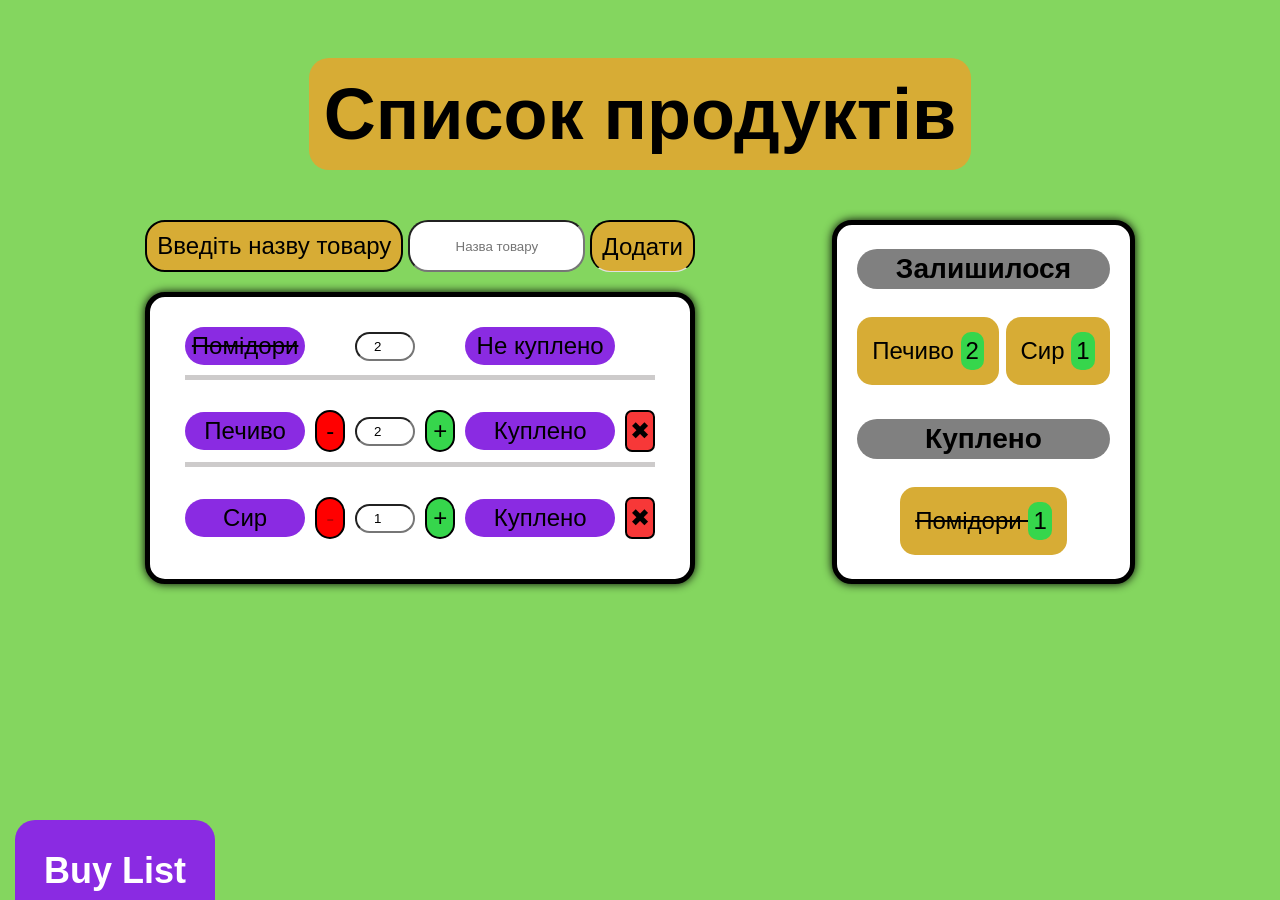
<file: HomeWork/HW1/index.html>
<!doctype html>
<html>
  <head lang="uk">
    <meta charset="UTF-8" />
    <title>Buy List</title>

    <link rel="stylesheet" type="text/css" href="main.css" />
  </head>
  <body>
    <main>
      <!--Headline-->
      <h1>Список продуктів</h1>
      <!--content without headline -->
      <div class="content-without-headline">
        <!--search input with product list -->
        <div class="search-with-product-list">
          <!--input form -->
          <form class="search" action="/add">
            <!--label-->
            <label for="add_product">Введіть назву товару</label>
            <!--input-->
            <input
              class="input_field"
              type="text"
              id="add_product"
              name="add_product"
              placeholder="Назва товару"
              maxlength="50"
              required
            />
            <!--button-->
            <button
              type="submit"
              class="add_product_button tooltip"
              data-tooltips="Додати"
            >
              Додати
            </button>
          </form>

          <!-- article product list-->
          <article class="product-list">
            <!--first product -->
            <article class="not-bought-product">
              <span class="product-name crossed-out-text">Помідори</span>
              <input
                class="amount-of-product"
                type="number"
                min="1"
                max="100"
                value="2"
                required
              />
              <span class="status">Не куплено</span>
            </article>
            <!--secord product -->
            <article class="bought-product">
              <span class="product-name">Печиво</span>
              <button class="minus-button tooltip" data-tooltips="Зменшити">
                -
              </button>
              <input
                class="amount-of-product"
                type="number"
                min="1"
                max="100"
                value="2"
                required
              />
              <button class="plus-button tooltip" data-tooltips="Збільшити">
                +
              </button>
              <span class="status">Куплено</span>
              <button
                class="cancel-button tooltip"
                type="button"
                data-tooltips="Видалити"
              >
                <span>&#10006;</span>
              </button>
            </article>
            <!--third product -->
            <article class="bought-product">
              <span class="product-name">Сир</span>

              <button
                class="minus-button tooltip"
                data-tooltips="Зменшити"
                disabled
              >
                -
              </button>
              <input
                class="amount-of-product"
                type="number"
                min="1"
                max="100"
                value="1"
                required
              />
              <button class="plus-button tooltip" data-tooltips="Збільшити">
                +
              </button>
              <span class="status">Куплено</span>
              <button
                class="cancel-button tooltip"
                type="button"
                data-tooltips="Видалити"
              >
                <span>&#10006;</span>
              </button>
            </article>
          </article>
        </div>

        <!-- Status purchase-->
        <article class="status-purchase">
          <article class="remained">
            <h3 class="remainder-h3">Залишилося</h3>
            <span class="product-item">
              Печиво
              <span class="amount">2</span>
            </span>
            <span class="product-item">
              Сир
              <span class="amount">1</span>
            </span>
          </article>
          <article>
            <h3 class="purchased-h3">Куплено</h3>
            <span class="product-item crossed-out-text">
              Помідори
              <span class="amount">1</span>
            </span>
          </article>
        </article>
      </div>
    </main>
    <!-- Badge-->
    <div class="badge">
      <h2 class="title-of-badge">Buy List</h2>
      <p class="created-by">Created by:</p>
      <h3 class="author">Bohdan Kravchuk</h3>
    </div>
  </body>
</html>
</file>
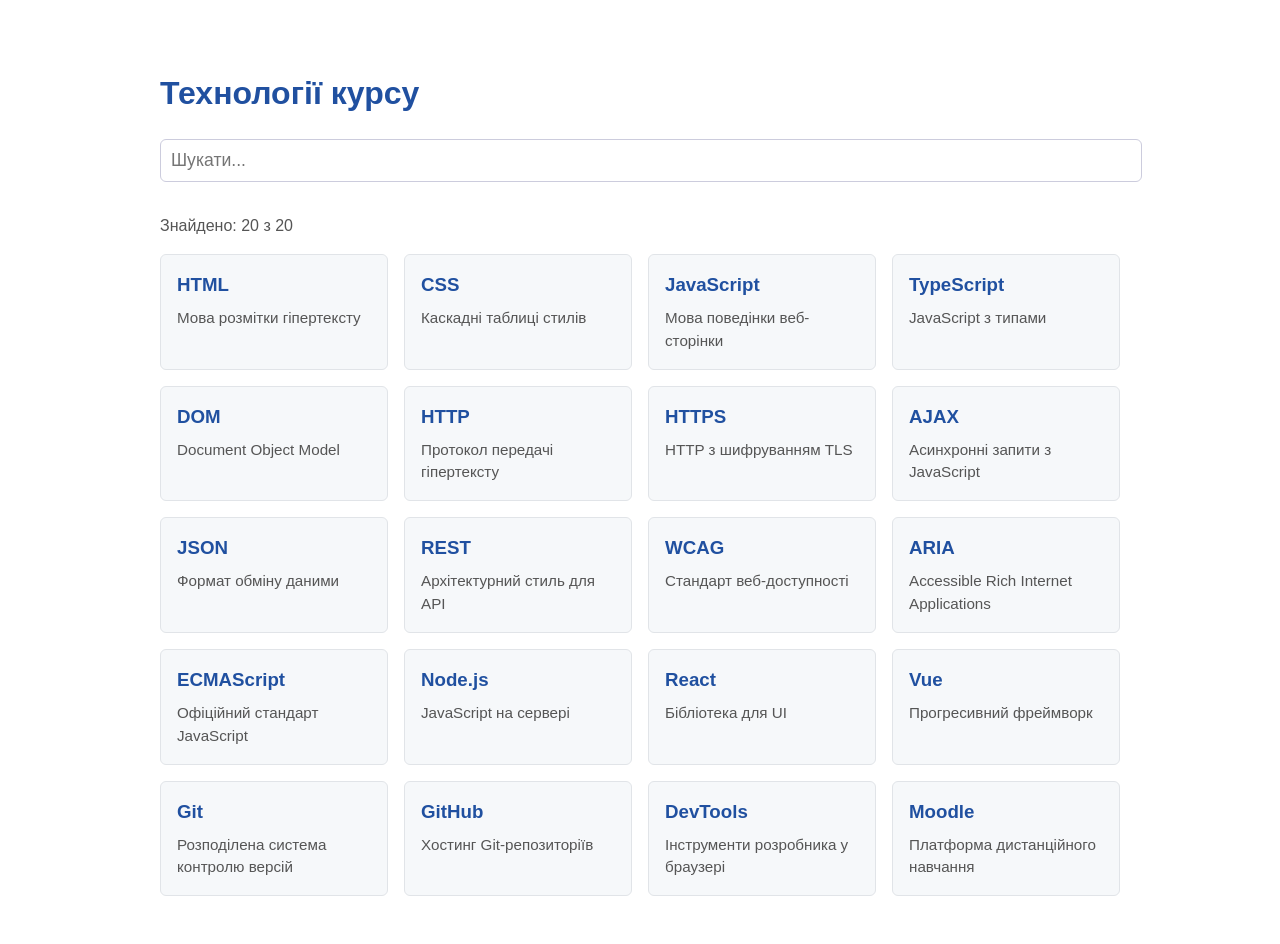
<file: Labs/Lab4/index.html>
<!doctype html>
<html lang="uk">
  <head>
    <meta charset="UTF-8" />
    <title>Task 6 — Live-фільтр карток</title>
    <link rel="stylesheet" href="styles.css" />
  </head>
  <body>
    <h1>Технології курсу</h1>

    <input id="search" type="text" placeholder="Шукати..." />
    <p id="results-count">Знайдено: 20 з 20</p>

    <div id="cards">
      <article class="card" data-title="HTML">
        <h3>HTML</h3>
        <p>Мова розмітки гіпертексту</p>
      </article>
      <article class="card" data-title="CSS">
        <h3>CSS</h3>
        <p>Каскадні таблиці стилів</p>
      </article>
      <article class="card" data-title="JavaScript">
        <h3>JavaScript</h3>
        <p>Мова поведінки веб-сторінки</p>
      </article>
      <article class="card" data-title="TypeScript">
        <h3>TypeScript</h3>
        <p>JavaScript з типами</p>
      </article>
      <article class="card" data-title="DOM">
        <h3>DOM</h3>
        <p>Document Object Model</p>
      </article>
      <article class="card" data-title="HTTP">
        <h3>HTTP</h3>
        <p>Протокол передачі гіпертексту</p>
      </article>
      <article class="card" data-title="HTTPS">
        <h3>HTTPS</h3>
        <p>HTTP з шифруванням TLS</p>
      </article>
      <article class="card" data-title="AJAX">
        <h3>AJAX</h3>
        <p>Асинхронні запити з JavaScript</p>
      </article>
      <article class="card" data-title="JSON">
        <h3>JSON</h3>
        <p>Формат обміну даними</p>
      </article>
      <article class="card" data-title="REST">
        <h3>REST</h3>
        <p>Архітектурний стиль для API</p>
      </article>
      <article class="card" data-title="WCAG">
        <h3>WCAG</h3>
        <p>Стандарт веб-доступності</p>
      </article>
      <article class="card" data-title="ARIA">
        <h3>ARIA</h3>
        <p>Accessible Rich Internet Applications</p>
      </article>
      <article class="card" data-title="ECMAScript">
        <h3>ECMAScript</h3>
        <p>Офіційний стандарт JavaScript</p>
      </article>
      <article class="card" data-title="Node.js">
        <h3>Node.js</h3>
        <p>JavaScript на сервері</p>
      </article>
      <article class="card" data-title="React">
        <h3>React</h3>
        <p>Бібліотека для UI</p>
      </article>
      <article class="card" data-title="Vue">
        <h3>Vue</h3>
        <p>Прогресивний фреймворк</p>
      </article>
      <article class="card" data-title="Git">
        <h3>Git</h3>
        <p>Розподілена система контролю версій</p>
      </article>
      <article class="card" data-title="GitHub">
        <h3>GitHub</h3>
        <p>Хостинг Git-репозиторіїв</p>
      </article>
      <article class="card" data-title="DevTools">
        <h3>DevTools</h3>
        <p>Інструменти розробника у браузері</p>
      </article>
      <article class="card" data-title="Moodle">
        <h3>Moodle</h3>
        <p>Платформа дистанційного навчання</p>
      </article>
    </div>

    <div id="no-results" class="hidden">Нічого не знайдено</div>

    <script src="filter.js"></script>
  </body>
</html>
</file>
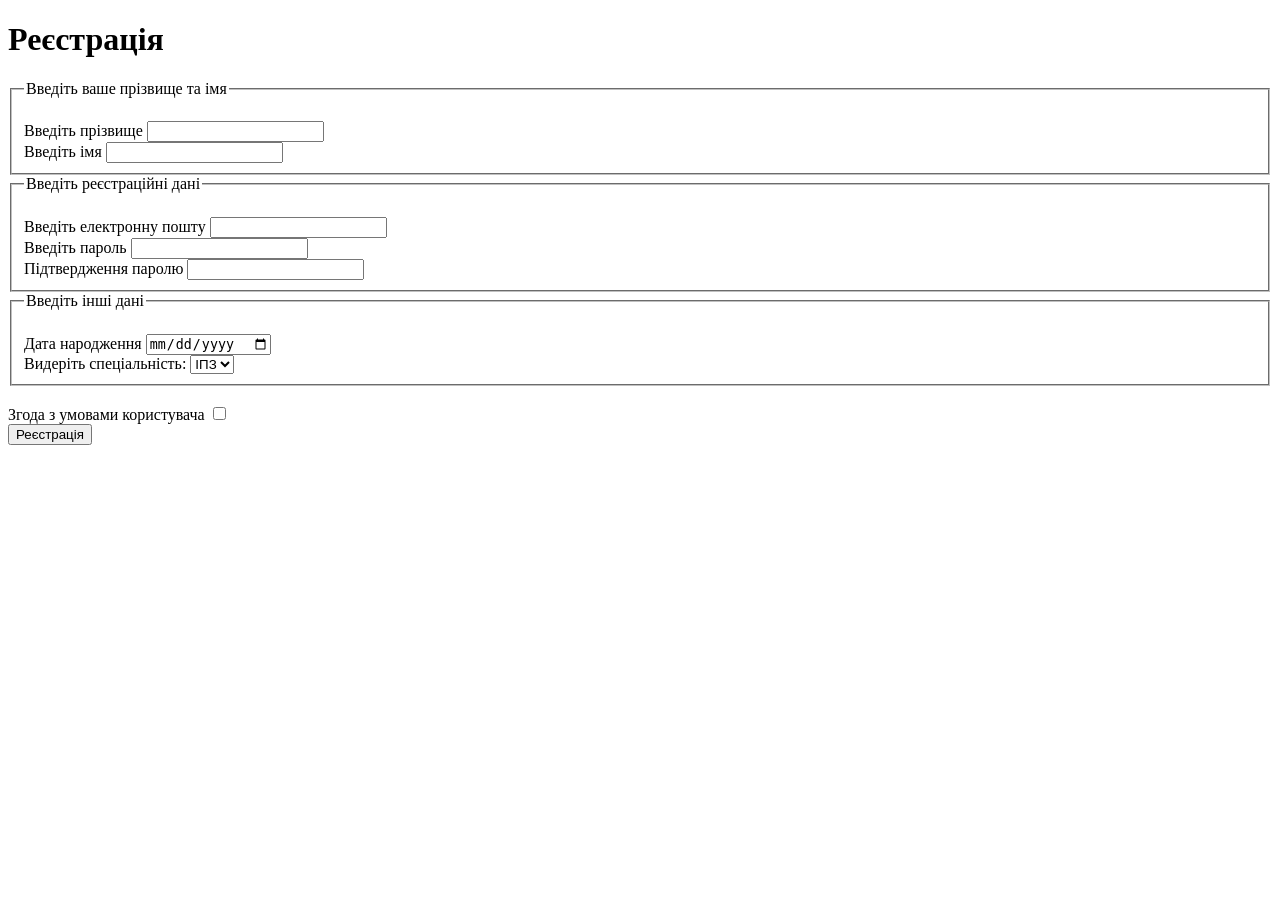
<file: Labs/Lab1/form.html>
<!doctype html>
<html lang="en">
  <head>
    <meta charset="UTF-8" />
    <meta name="viewport" content="width=device-width, initial-scale=1.0" />
    <title>Form</title>
  </head>
  <body>
    <header>
      <h1>Реєстрація</h1>
    </header>

    <form action="/registration" method="post">
      <!-- name-->
      <fieldset>
        <legend>Введіть ваше прізвище та імя</legend>

        <br /><label for="lastname">Введіть прізвище</label>
        <input type="text" id="lastname" name="lastname" required />

        <br /><label for="name">Введіть імя</label>
        <input type="text" id="name" name="name" required />
      </fieldset>

      <!-- email-->
      <fieldset>
        <legend>Введіть реєстраційні дані</legend>
        <br /><label for="email">Введіть електронну пошту</label>
        <input type="email" id="email" name="email" required />

        <br /><label for="password">Введіть пароль</label>
        <input
          type="password"
          id="password"
          name="password"
          minlength="10"
          required
        />

        <br /><label for="submit_password">Підтвердження паролю</label>
        <input
          type="password"
          id="submit_password"
          name="submit_password"
          minlength="10"
          required
        />
      </fieldset>

      <fieldset>
        <legend>Введіть інші дані</legend>
        <br /><label for="birthday">Дата народження</label>
        <input type="date" id="birthday" name="birthday" required />

        <br />
        <label
          >Видеріть спеціальність:
          <select name="speciality">
            <option value="Software">ІПЗ</option>
            <option value="Computer siense">КН</option>
          </select>
        </label>
      </fieldset>

      <br /><label for="checkbox">Згода з умовами користувача</label>
      <input type="checkbox" id="checkbox" name="checkbox" required />

      <br /><button type="submit">Реєстрація</button>
    </form>
  </body>
</html>
</file>
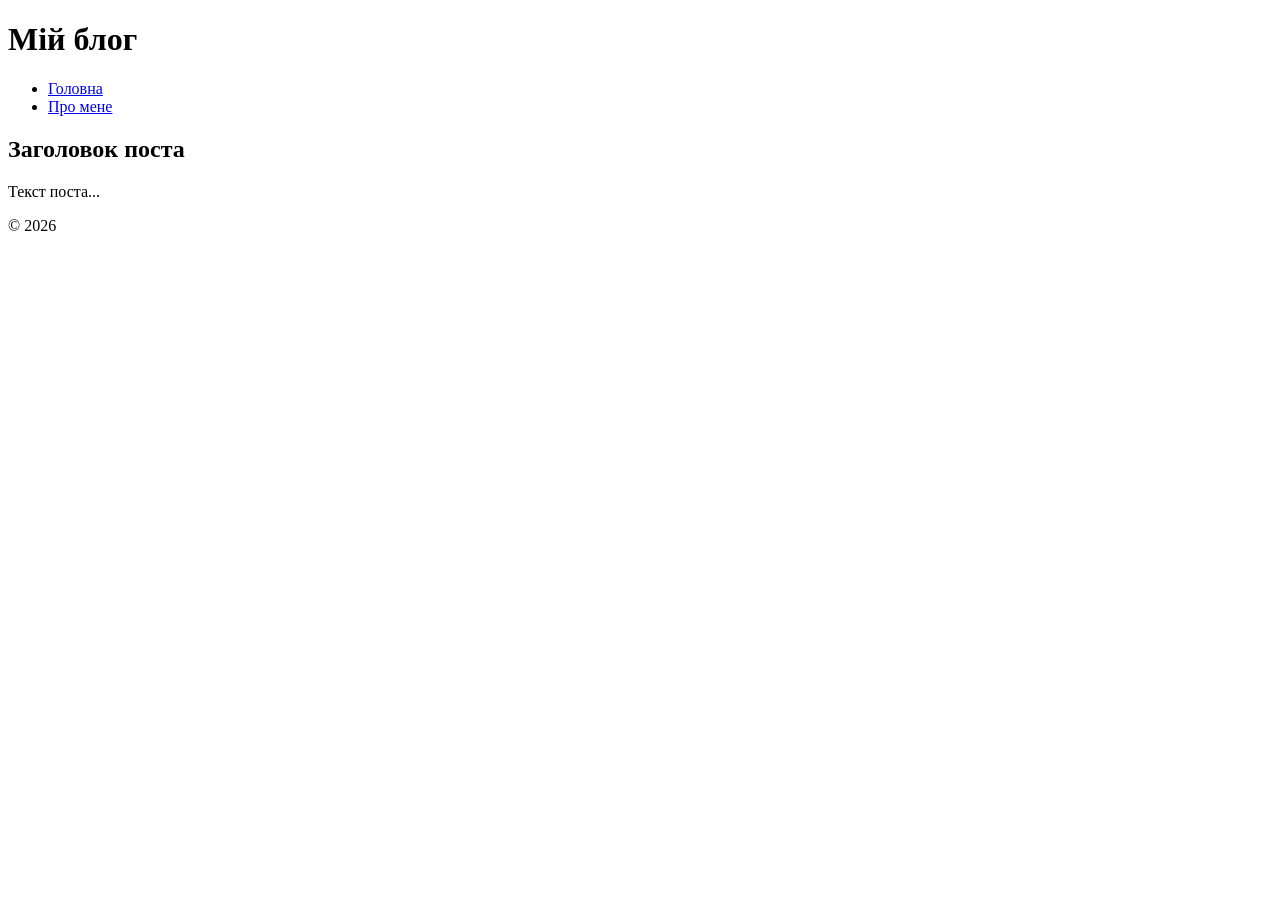
<file: Labs/Lab1/legacy.html>
<!doctype html>
<html lang="en">
  <head>
    <meta charset="UTF-8" />
    <meta name="viewport" content="width=device-width, initial-scale=1.0" />
    <title>Мій блог</title>
  </head>
  <body>
    <!-- -->

    <header>
      <h1>Мій блог</h1>
      <nav>
        <ul>
          <li><a href="/">Головна</a></li>
          <li><a href="/about">Про мене</a></li>
        </ul>
      </nav>
    </header>

    <!---->
    <main>
      <article>
        <h2>Заголовок поста</h2>
        <p>Текст поста...</p>
      </article>
    </main>

    <footer>
      <p>© 2026</p>
    </footer>
  </body>
</html>
</file>
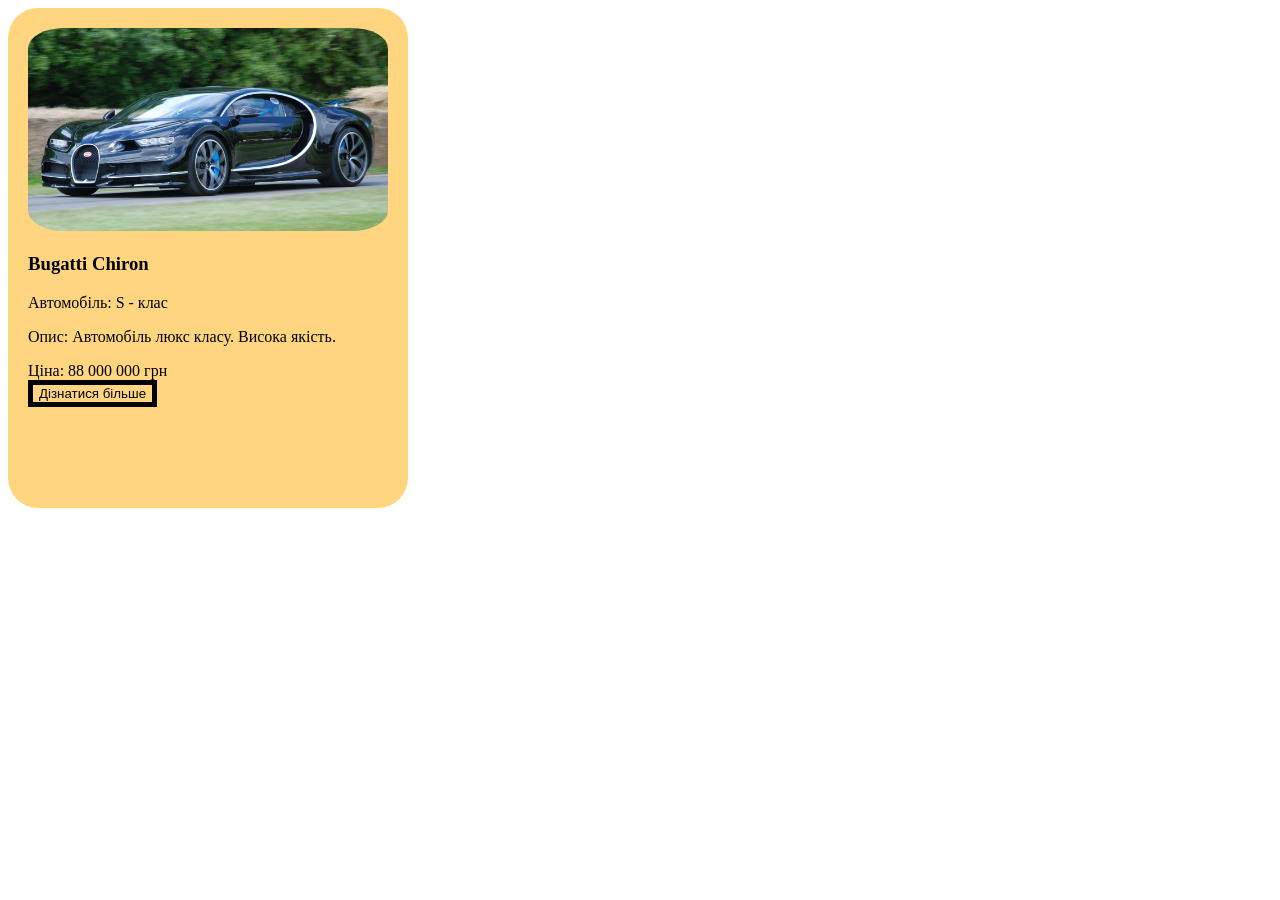
<file: Labs/Lab2/card.html>
<!doctype html>
<html lang="uk">
  <head>
    <meta charset="UTF-8" />
    <meta name="viewport" content="width=device-width, initial-scale=1" />
    <title>Картка — практична CSS</title>
    <link rel="stylesheet" href="card.css" />
  </head>
  <body>
    <!--
    Варіант контенту визначається викладачем.
    Структура (теги, класи) однакова для всіх варіантів —
    змінюється тільки контент усередині.

    Варіант A — Картка ТОВАРУ

  -->

    <article class="card">
      <img
        class="card-image"
        src="images\Bugatti Chiron.jpg"
        alt="Зображення Bugatti Chiron"
      />

      <h3 class="card-title">Bugatti Chiron</h3>

      <p class="card-meta">Автомобіль: S - клас</p>

      <p class="card-description">
        Опис: Автомобіль люкс класу. Висока якість.
      </p>

      <p class="card-price">Ціна: 88 000 000 грн</p>

      <button class="card-action" type="button">Дізнатися більше</button>
    </article>
  </body>
</html>
</file>
<file: HomeWork/HW1/main.css>
* {
  box-sizing: border-box;
}
:root {
  --font-size-h1: 3em;
  --font-size-body: 1.5em;
  --block-color: #d7ac35;
  --page-color: #84d65f;
  --product-list-background-color: #ffffff;
  --page-font-family: "Roboto", sans-serif;
  --border-radius: 20px;
}

body {
  font-size: var(--font-size-body);
  display: flex;
  flex-direction: column;
  background-color: var(--page-color);
  font-family: var(--page-font-family);
}

h1 {
  font-size: var(--font-size-h1);
  padding: 15px;
  border-radius: 20px;
  background-color: var(--block-color);
  width: fit-content;
  text-align: center;
  margin: 50px auto;
}
h3 {
  margin-top: 0;
}
button:hover {
  cursor: pointer;
}
button {
  font-size: 1em;
  border: 2px solid #000000;
  background-color: #d7ac35;
}
.tooltip {
  position: relative;
}
.tooltip::before,
.tooltip::after {
  content: " ";
  position: absolute;
  left: 50%;
  background-color: blueviolet;
  height: auto;
  width: auto;
  transform: translate(-50%, -100%) scale(0);
  transition: 0.3s ease-in-out transform;
}

.tooltip::before {
  font-size: 1em;
  content: attr(data-tooltips);
  color: white;
  padding: 15px;
  top: -10px;
  border-radius: var(--border-radius);
  transform-origin: bottom;
}

.tooltip::after {
  transform: translate(-50%, -100%) scale(0);
  transform-origin: top;
}

.tooltip:hover::before {
  transform: translate(-50%, -100%) scale(1);
}
.tooltip:hover:after {
  transform: translate(-50%, -100%) scale(1);
}

.content-without-headline {
  display: flex;

  align-items: stretch;
  justify-content: space-evenly;
}

.search {
  display: flex;
  gap: 5px;
  margin-bottom: 20px;
}
label {
  background-color: var(--block-color);
  padding: 10px;
  border-radius: var(--border-radius);
  border: 2px solid #000000;
}
.input_field {
  border-radius: var(--border-radius);
  text-align: center;
}

.add_product_button {
  border-radius: var(--border-radius);
  text-align: center;
  padding: 10px;
  border-bottom: 1px solid #e0e0e0;
}

.product-list {
  display: flex;
  flex-direction: column;

  background-color: var(--product-list-background-color);
  gap: 30px;
  align-items: center;
  border: #000000 5px solid;
  padding: 30px;
  border-radius: var(--border-radius);
  box-shadow: 0px 0px 10px #000000;
}

.not-bought-product,
.bought-product {
  display: grid;

  grid-template-columns: 120px 30px 60px 30px 150px 30px;
  gap: 10px;
  align-items: center;
  text-align: center;
  padding-bottom: 10px;
  border-bottom: 5px solid #372d2d3f;
}

.bought-product:last-child,
.not-bought-product:last-child {
  border-bottom: none;
}

.product-name {
  grid-column: 1;
  border-radius: var(--border-radius);
}

.crossed-out-text {
  text-decoration: line-through;
}

.minus-button {
  grid-column: 2;
  border-radius: var(--border-radius);
}

.amount-of-product {
  grid-column: 3;
  text-align: center;
  border-radius: var(--border-radius);
}

.plus-button {
  grid-column: 4;
  border-radius: var(--border-radius);
}

.status {
  grid-column: 5;
  border-radius: var(--border-radius);
}

.cancel-button {
  display: flex;
  justify-content: center;
  align-items: center;
  grid-column: 6;
  padding: 5px;
  background-color: rgb(247, 56, 56);
  border-radius: 7px;
}
.product-name,
.minus-button,
.plus-button,
.status,
.amount-of-product {
  border-radius: var(--border-radius);
  padding: 5px;
}
.plus-button {
  background-color: #36d64c;
}
.minus-button {
  background-color: red;
}

.product-name,
.status {
  background-color: blueviolet;
}

.status-purchase {
  display: flex;
  background-color: white;
  border: #000000 5px solid;
  justify-content: space-evenly;
  flex-direction: column;
  text-align: center;
  padding: 20px;
  border-radius: var(--border-radius);
  box-shadow: 0px 0px 10px #000000;
}

.remainder-h3,
.purchased-h3 {
  background-color: gray;
  border-radius: var(--border-radius);
  padding: 4px;
}
.purchased-h3 {
  margin-top: 30px;
}

.product-item {
  background-color: var(--block-color);
  display: inline-block;
  padding: 15px;
  border-radius: 15px;
}

.amount {
  background-color: #36d64c;
  border-radius: 10px;
  padding: 5px;
  display: inline-block;
  text-align: center;
}

.badge {
  display: flex;
  flex-direction: column;
  position: fixed;
  bottom: -190px;
  left: 15px;
  width: 200px;
  background-color: blueviolet;
  text-align: center;
  border-radius: var(--border-radius);
  transition: bottom 0.4s ease-in-out;
}

.title-of-badge,
.created-by,
.author {
  color: #ffffff;
}
.badge:hover {
  bottom: 0px;
  background-color: blue;
}

/* adaptability*/
@media (max-width: 650px) {
  .content-without-headline {
    flex-direction: column;
    align-items: center;
    gap: 30px;
  }
}
</file>
<file: Labs/Lab4/styles.css>
body {
  font-family: -apple-system, sans-serif;
  max-width: 960px;
  margin: 2rem auto;
  padding: 1rem;
  line-height: 1.5;
}
h1 {
  color: #2050a0;
}
#search {
  width: 100%;
  padding: 10px;
  font-size: 1.1rem;
  border: 1px solid #ccd;
  border-radius: 6px;
  margin-bottom: 1rem;
}
#results-count {
  color: #555;
  margin-bottom: 1rem;
}
#cards {
  display: grid;
  grid-template-columns: repeat(auto-fill, minmax(220px, 1fr));
  gap: 1rem;
}
.card {
  background: #f6f8fa;
  border: 1px solid #e1e4e8;
  border-radius: 6px;
  padding: 1rem;
}
.card h3 {
  margin: 0 0 0.5rem;
  color: #2050a0;
}
.card p {
  margin: 0;
  color: #555;
  font-size: 0.95rem;
}
.card.hidden {
  display: none;
}
mark {
  background: #ffe066;
}
#no-results {
  padding: 2rem;
  text-align: center;
  color: #888;
}
#no-results.hidden {
  display: none;
}
</file>
<file: Labs/Lab2/card.css>
* {
    box-sizing: border-box;
}
:root{
--accent: 100px;
--text: 100px; 
--radius: 30px; 
--space: 3px; 
--card_width: 400px;
--card_hright: 500px; 
--card_color: #FFD67F;
--color_page: #FFFFFF;
-color_button_find_more: #000000;
--black: #000000;
}

body {
    background-color: var(--color_page);
}

.card{
width: var(--card_width);
height: var(--card_hright);
border-radius: var(--radius);
background-color: var(--card_color);
flex-direction: column;
margin-top: auto;
padding: 20px;
}

.card-image {
    max-width: 100%;
    aspect-ratio: 16/9;
    object-fit: cover;
    border-radius: 10%;
}


.card-action{
  background-color: var(--color_button_find_more);
  position: absolute;
border: 5px solid var(--black);
position: sticky;
}
button:hoover{
    border-radius: 30%;
    border: 20px;
border-color: var(--black);
margin-top: auto;
}; 

.card-meta{
margin: 0 auto;
}
.card-price{
margin: 0 auto;
}

button:focus-visible {
outline: auto;
}

button:transition{


}
</file>
